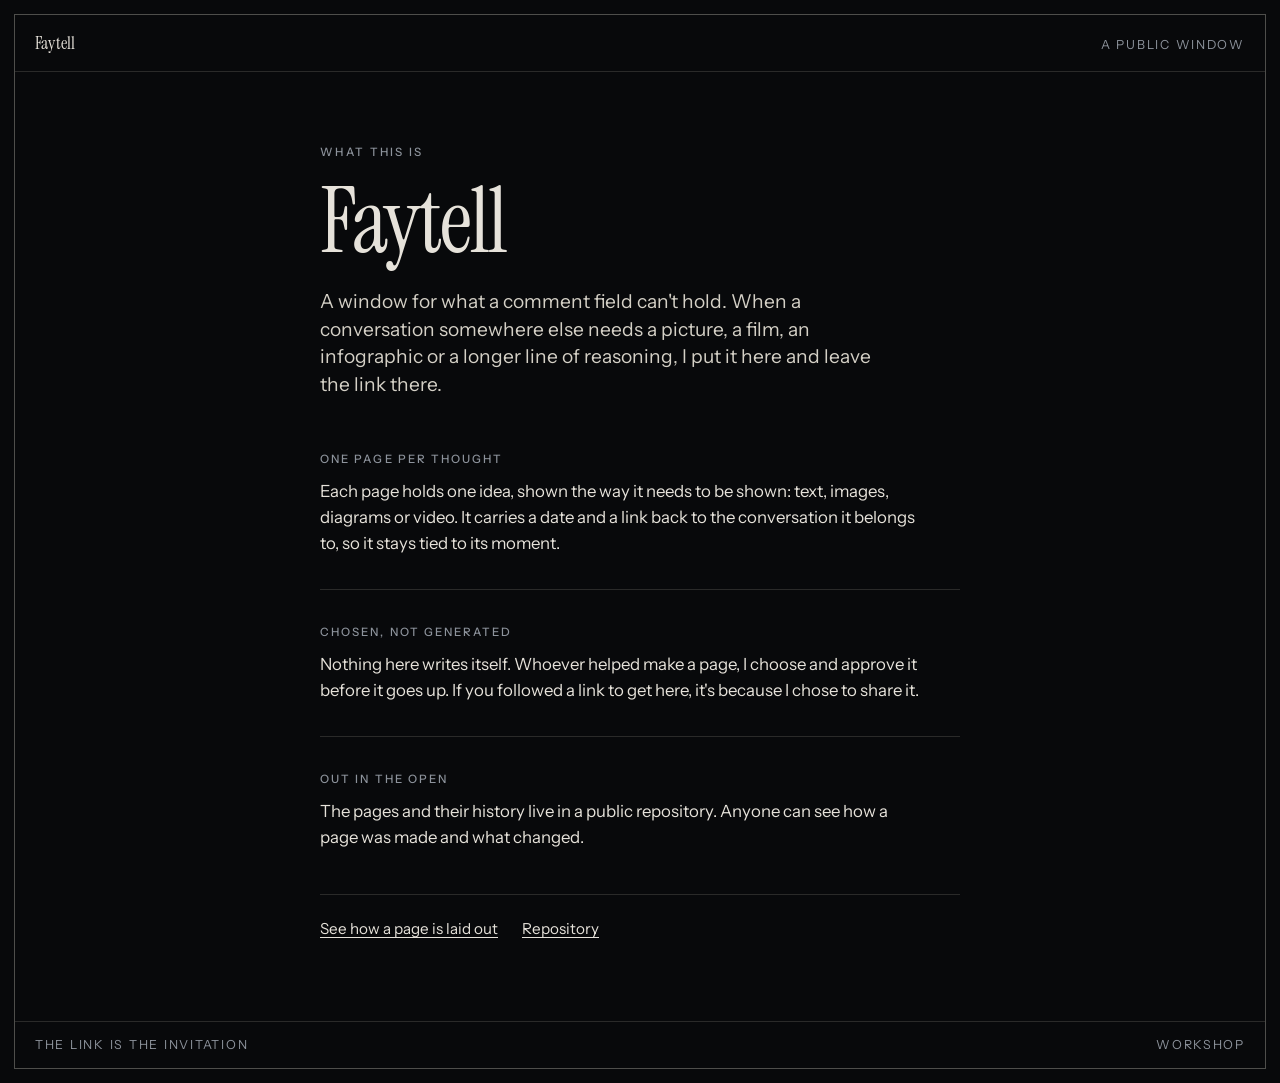
<file: index.html>
<!DOCTYPE html>
<html lang="en">
<head>
  <meta charset="utf-8">
  <meta name="viewport" content="width=device-width, initial-scale=1">
  <title>Faytell</title>
  <meta name="description" content="A window for what a comment field can't hold: an idea, a line of reasoning, an infographic, a picture or a film, linked from wherever the conversation is.">
  <meta name="theme-color" content="#08090b">
  <meta property="og:type" content="website">
  <meta property="og:site_name" content="Faytell">
  <meta property="og:title" content="Faytell">
  <meta property="og:description" content="A window for what a comment field can't hold.">
  <meta property="og:url" content="https://republic-of-grip.github.io/faytell/">
  <link rel="icon" href="favicon.svg" type="image/svg+xml">
  <link rel="stylesheet" href="assets/site.css">
</head>
<body>
  <a class="skip" href="#main">Skip to content</a>
  <div class="frame">
    <header class="bar">
      <a class="mark" href="./">Faytell</a>
      <span class="bar-meta">A public window</span>
    </header>
    <main id="main" class="stage">
      <p class="kicker">What this is</p>
      <h1>Faytell</h1>
      <p class="deck">A window for what a comment field can't hold. When a conversation somewhere else needs a picture, a film, an infographic or a longer line of reasoning, I put it here and leave the link there.</p>

      <div class="blocks">
        <section class="block">
          <h2>One page per thought</h2>
          <p>Each page holds one idea, shown the way it needs to be shown: text, images, diagrams or video. It carries a date and a link back to the conversation it belongs to, so it stays tied to its moment.</p>
        </section>
        <section class="block">
          <h2>Chosen, not generated</h2>
          <p>Nothing here writes itself. Whoever helped make a page, I choose and approve it before it goes up. If you followed a link to get here, it's because I chose to share it.</p>
        </section>
        <section class="block">
          <h2>Out in the open</h2>
          <p>The pages and their history live in a public repository. Anyone can see how a page was made and what changed.</p>
        </section>
      </div>

      <nav class="actions" aria-label="Related">
        <a href="s/example/">See how a page is laid out</a>
        <a href="https://github.com/Republic-of-Grip/faytell">Repository</a>
      </nav>
    </main>
    <footer class="foot">
      <span>The link is the invitation</span>
      <a href="https://github.com/Republic-of-Grip/faytell">Workshop</a>
    </footer>
  </div>
</body>
</html>
</file>
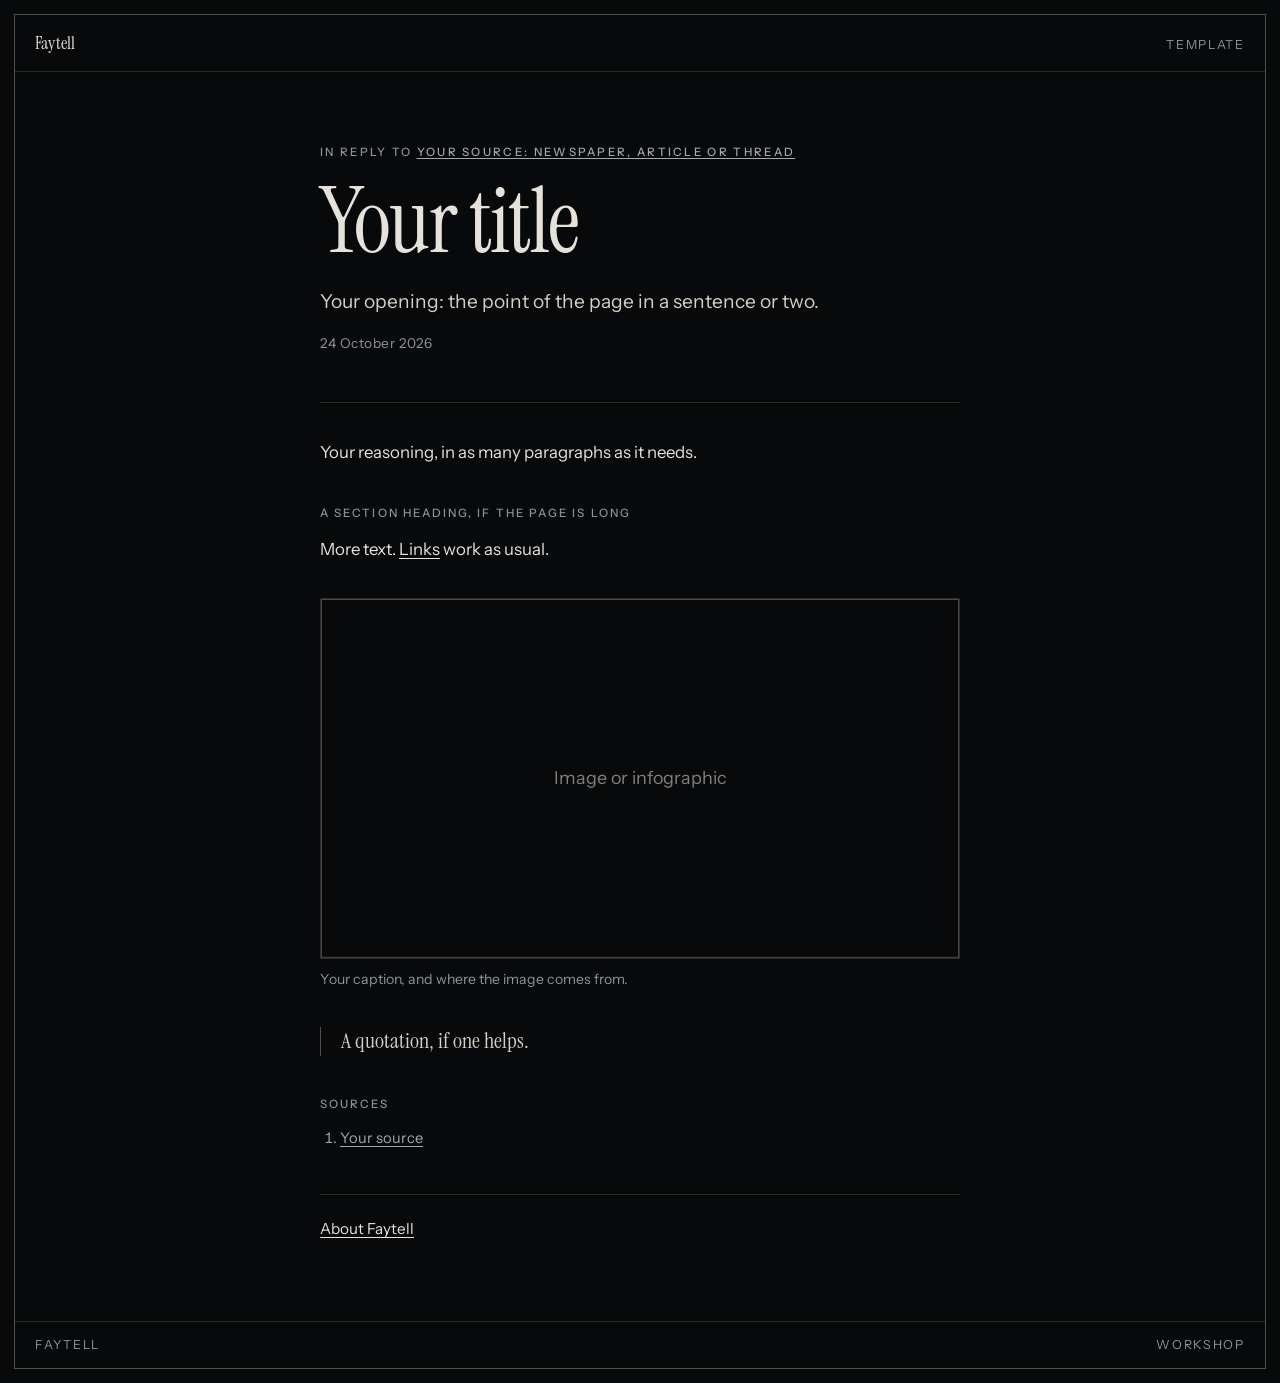
<file: s/example/index.html>
<!DOCTYPE html>
<html lang="en">
<head>
  <meta charset="utf-8">
  <meta name="viewport" content="width=device-width, initial-scale=1">
  <!--
    PAGE TEMPLATE
    1. Copy this folder to s/<slug>/ (short, lowercase, hyphens: s/heat-pumps/).
    2. Replace every "Your ..." placeholder below. Delete the blocks you don't need.
    3. Put images and videos for the page in the same folder, next to index.html.
    4. Update the five "og:" lines too: they decide how the link looks when
       it is pasted into a comment field, chat or social post.
    Leave s/example/ itself as it is. It is the template.
  -->
  <title>Your title — Faytell</title>
  <meta name="description" content="One sentence saying what this page shows.">
  <meta name="theme-color" content="#08090b">
  <!-- Delete this robots line in your copy, so search engines may list the page. -->
  <meta name="robots" content="noindex">
  <meta property="og:type" content="article">
  <meta property="og:site_name" content="Faytell">
  <meta property="og:title" content="Your title">
  <meta property="og:description" content="One sentence saying what this page shows.">
  <meta property="og:url" content="https://republic-of-grip.github.io/faytell/s/example/">
  <!-- Optional preview picture, about 1200×630: <meta property="og:image" content="https://republic-of-grip.github.io/faytell/s/<slug>/preview.png"> -->
  <link rel="icon" href="../../favicon.svg" type="image/svg+xml">
  <link rel="stylesheet" href="../../assets/site.css">
</head>
<body>
  <a class="skip" href="#main">Skip to content</a>
  <div class="frame">
    <header class="bar">
      <a class="mark" href="../../">Faytell</a>
      <span class="bar-meta">Template</span>
    </header>
    <main id="main" class="stage">
      <!-- Where the conversation is. Remove this line if there is none. -->
      <p class="kicker">In reply to <a href="https://example.com/">Your source: newspaper, article or thread</a></p>
      <h1>Your title</h1>
      <p class="deck">Your opening: the point of the page in a sentence or two.</p>
      <p class="meta"><time datetime="2026-10-24">24 October 2026</time></p>

      <article class="prose">
        <p>Your reasoning, in as many paragraphs as it needs.</p>

        <h2>A section heading, if the page is long</h2>
        <p>More text. <a href="https://example.com/">Links</a> work as usual.</p>

        <!-- Image or infographic. Put the file in this folder and point src at it. -->
        <figure>
          <svg class="placeholder" viewBox="0 0 640 360" role="img" aria-label="Where an image or infographic goes">
            <rect x="0.5" y="0.5" width="639" height="359" fill="none" stroke="currentColor" stroke-opacity="0.3"/>
            <text x="320" y="186" text-anchor="middle" fill="currentColor" fill-opacity="0.55" font-size="18">Image or infographic</text>
          </svg>
          <!-- <img src="your-image.png" alt="What the image shows, for people who can't see it"> -->
          <figcaption>Your caption, and where the image comes from.</figcaption>
        </figure>

        <!-- Video. Either a file in this folder: -->
        <!-- <figure><video src="your-film.mp4" controls preload="metadata"></video><figcaption>Caption</figcaption></figure> -->
        <!-- Or an embed, e.g. YouTube (use the youtube-nocookie.com address): -->
        <!-- <figure><div class="embed"><iframe src="https://www.youtube-nocookie.com/embed/VIDEO_ID" title="What the video is" allowfullscreen></iframe></div><figcaption>Caption</figcaption></figure> -->

        <blockquote>
          <p>A quotation, if one helps.</p>
        </blockquote>

        <!-- Sources. Remove if there are none. -->
        <h2>Sources</h2>
        <ol class="sources">
          <li><a href="https://example.com/">Your source</a></li>
        </ol>
      </article>

      <nav class="actions" aria-label="Related">
        <a href="../../">About Faytell</a>
      </nav>
    </main>
    <footer class="foot">
      <span>Faytell</span>
      <a href="https://github.com/Republic-of-Grip/faytell">Workshop</a>
    </footer>
  </div>
</body>
</html>
</file>
<file: assets/site.css>
@font-face {
  font-family: "Instrument Serif";
  font-style: normal;
  font-weight: 400;
  font-display: swap;
  src: url("fonts/instrument-serif-latin-400-normal.woff2") format("woff2");
}

@font-face {
  font-family: "Instrument Sans";
  font-style: normal;
  font-weight: 400;
  font-display: swap;
  src: url("fonts/instrument-sans-latin-400-normal.woff2") format("woff2");
}

@font-face {
  font-family: "Instrument Sans";
  font-style: normal;
  font-weight: 500;
  font-display: swap;
  src: url("fonts/instrument-sans-latin-500-normal.woff2") format("woff2");
}

:root {
  --bg: #08090b;
  --ink: #e6e2da;
  --muted: #8d939c;
  --faint: #a1a7b0;
  --line: rgba(214, 210, 200, 0.16);
  --line-strong: rgba(214, 210, 200, 0.34);
  --serif: "Instrument Serif", "Iowan Old Style", Palatino, Georgia, serif;
  --sans: "Instrument Sans", "Avenir Next", "Segoe UI", sans-serif;
  color-scheme: dark;
}

*,
*::before,
*::after {
  box-sizing: border-box;
}

html {
  background: var(--bg);
}

body {
  margin: 0;
  min-height: 100vh;
  background: var(--bg);
  color: var(--ink);
  font-family: var(--sans);
  font-weight: 400;
  font-size: 1.05rem;
  line-height: 1.55;
  text-rendering: optimizeLegibility;
}

::selection {
  background: #2c3138;
  color: var(--ink);
}

a {
  color: inherit;
  text-underline-offset: 0.18em;
}

a:hover {
  color: #f3f0e8;
}

.skip {
  position: absolute;
  left: 1rem;
  top: 0;
  transform: translateY(-120%);
  background: var(--ink);
  color: var(--bg);
  padding: 0.4rem 0.7rem;
  z-index: 2;
}

.skip:focus {
  transform: none;
}

.frame {
  min-height: calc(100vh - 28px);
  margin: 14px;
  border: 1px solid var(--line-strong);
  display: flex;
  flex-direction: column;
}

.bar,
.foot {
  display: flex;
  justify-content: space-between;
  align-items: baseline;
  gap: 1rem;
  padding: 0.85rem 1.25rem;
  font-size: 0.78rem;
  letter-spacing: 0.14em;
  text-transform: uppercase;
  color: var(--muted);
}

.bar {
  border-bottom: 1px solid var(--line);
}

.foot {
  border-top: 1px solid var(--line);
  margin-top: auto;
}

.mark {
  font-family: var(--serif);
  font-size: 1.15rem;
  letter-spacing: 0.01em;
  text-transform: none;
  color: var(--ink);
  text-decoration: none;
}

.mark:hover {
  color: var(--ink);
}

.stage {
  width: min(40rem, calc(100% - 2.5rem));
  margin: 0 auto;
  padding: 4.5rem 0 5rem;
}

.kicker {
  margin: 0 0 1.25rem;
  color: var(--muted);
  font-size: 0.72rem;
  font-weight: 500;
  letter-spacing: 0.2em;
  text-transform: uppercase;
}

h1 {
  margin: 0;
  font-family: var(--serif);
  font-weight: 400;
  font-size: clamp(3.4rem, 9vw, 5.6rem);
  line-height: 0.9;
  letter-spacing: -0.02em;
}

.deck {
  margin: 1.6rem 0 0;
  max-width: 36rem;
  font-size: 1.2rem;
  line-height: 1.45;
  color: #d4d0c6;
}

.blocks {
  margin-top: 3.25rem;
}

.block + .block {
  margin-top: 2.1rem;
  padding-top: 2.1rem;
  border-top: 1px solid var(--line);
}

h2 {
  margin: 0 0 0.55rem;
  font-family: var(--sans);
  font-size: 0.72rem;
  font-weight: 500;
  letter-spacing: 0.18em;
  text-transform: uppercase;
  color: var(--muted);
}

.block p {
  margin: 0;
  max-width: 38rem;
}

.block p + p {
  margin-top: 0.85rem;
}

code,
.path {
  font-family: ui-monospace, "SFMono-Regular", Menlo, Consolas, monospace;
  font-size: 0.92em;
  color: #d9d4ca;
}

.actions {
  display: flex;
  flex-wrap: wrap;
  gap: 0.75rem 1.5rem;
  margin-top: 2.75rem;
  padding-top: 1.4rem;
  border-top: 1px solid var(--line);
  font-size: 0.95rem;
}

.actions a {
  text-decoration-thickness: 1px;
}

.quiet {
  margin: 2rem 0 0;
  color: var(--faint);
  font-size: 0.92rem;
}

.kicker a {
  color: var(--faint);
}

.meta {
  margin: 1.1rem 0 0;
  color: var(--muted);
  font-size: 0.85rem;
  letter-spacing: 0.04em;
}

/* Page body: text, figures, video, quotes, sources */

.prose {
  margin-top: 3rem;
  padding-top: 2.25rem;
  border-top: 1px solid var(--line);
}

.prose p,
.prose ul,
.prose ol {
  margin: 0 0 1.1rem;
  max-width: 38rem;
}

.prose h2 {
  margin: 2.5rem 0 0.8rem;
}

.prose li + li {
  margin-top: 0.35rem;
}

figure {
  margin: 2.25rem 0;
}

figure img,
figure video,
figure svg {
  display: block;
  width: 100%;
  height: auto;
  border: 1px solid var(--line);
}

figure svg.placeholder {
  color: var(--ink);
  font-family: var(--sans);
}

figcaption {
  margin-top: 0.65rem;
  color: var(--muted);
  font-size: 0.88rem;
}

.embed {
  position: relative;
  aspect-ratio: 16 / 9;
  border: 1px solid var(--line);
}

.embed iframe {
  position: absolute;
  inset: 0;
  width: 100%;
  height: 100%;
  border: 0;
}

blockquote {
  margin: 2rem 0;
  padding-left: 1.25rem;
  border-left: 1px solid var(--line-strong);
  font-family: var(--serif);
  font-size: 1.35rem;
  line-height: 1.35;
  color: #d4d0c6;
}

blockquote p {
  margin: 0;
}

.sources {
  padding-left: 1.25rem;
  color: var(--faint);
  font-size: 0.92rem;
}

.foot a {
  color: var(--muted);
  text-decoration: none;
  letter-spacing: 0.14em;
}

.foot a:hover {
  color: var(--ink);
}

:focus-visible {
  outline: 1px solid var(--ink);
  outline-offset: 3px;
}

@media (max-width: 640px) {
  .frame {
    margin: 8px;
    min-height: calc(100vh - 16px);
  }

  .bar,
  .foot {
    padding: 0.75rem 0.9rem;
  }

  .stage {
    width: min(40rem, calc(100% - 1.8rem));
    padding: 3rem 0 3.5rem;
  }

  .bar,
  .foot {
    letter-spacing: 0.08em;
  }
}
</file>
